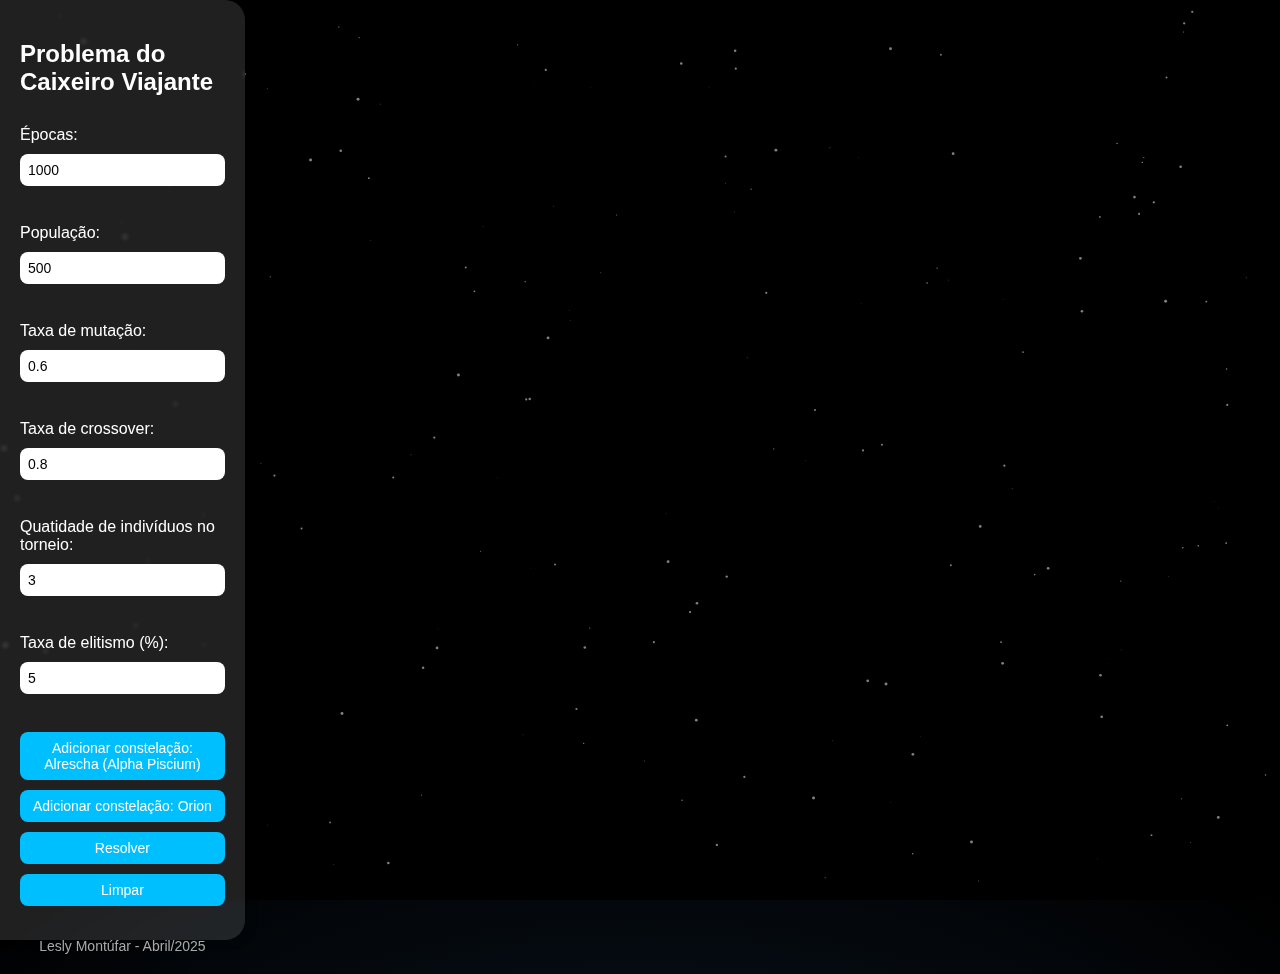
<file: index.html>
<!DOCTYPE html>
<html lang="pt-br">
<head>
    <meta charset="UTF-8">
    <title>Caixeiro Estrelado</title>
    <link rel="stylesheet" href="style.css">
</head>
<body>
    <canvas id="canvas"></canvas>

    <div id="sidebar">
        <form id="formulario">
            <h2>Problema do Caixeiro Viajante</h2>
            <label>Épocas:</label>
            <input type="number" name="epochs" value="1000"/><br>
            <label>População:</label>
            <input type="number" name="population" value="500"/><br>
            <label>Taxa de mutação:</label>
            <input type="number" name="pm" value="0.6"/><br>
            <label>Taxa de crossover:</label>
            <input type="number" name="pc" value="0.8"/><br>
            <label>Quatidade de indivíduos no torneio:</label>
            <input type="number" name="tournamentSize" value="3"/><br>
            <label>Taxa de elitismo (%):</label>
            <input type="number" name="pElitism" value="5"/><br>
            <button type="button" onclick="adicionarConstelacao(0)">Adicionar constelação: Alrescha (Alpha Piscium)</button>
            <button type="button" onclick="adicionarConstelacao(1)">Adicionar constelação: Orion </button>
            <button type="button" onclick="resolverConstelacao(this)">Resolver</button>
            <button type="button" onclick="location.reload()">Limpar</button>
        </form>
        <br>
        <p style="font-size: 14px; color: darkgray; text-align: center; width: 100%; padding-bottom: 20px;">Lesly Montúfar - Abril/2025</p>

    </div>

    <div id="barra-progresso"></div>

    <script src="ga_caixeiro_viajante.js"></script>
    <script src="canvasJS.js"></script>
    <script src="defines.js"></script>

</body>
</html>
</file>
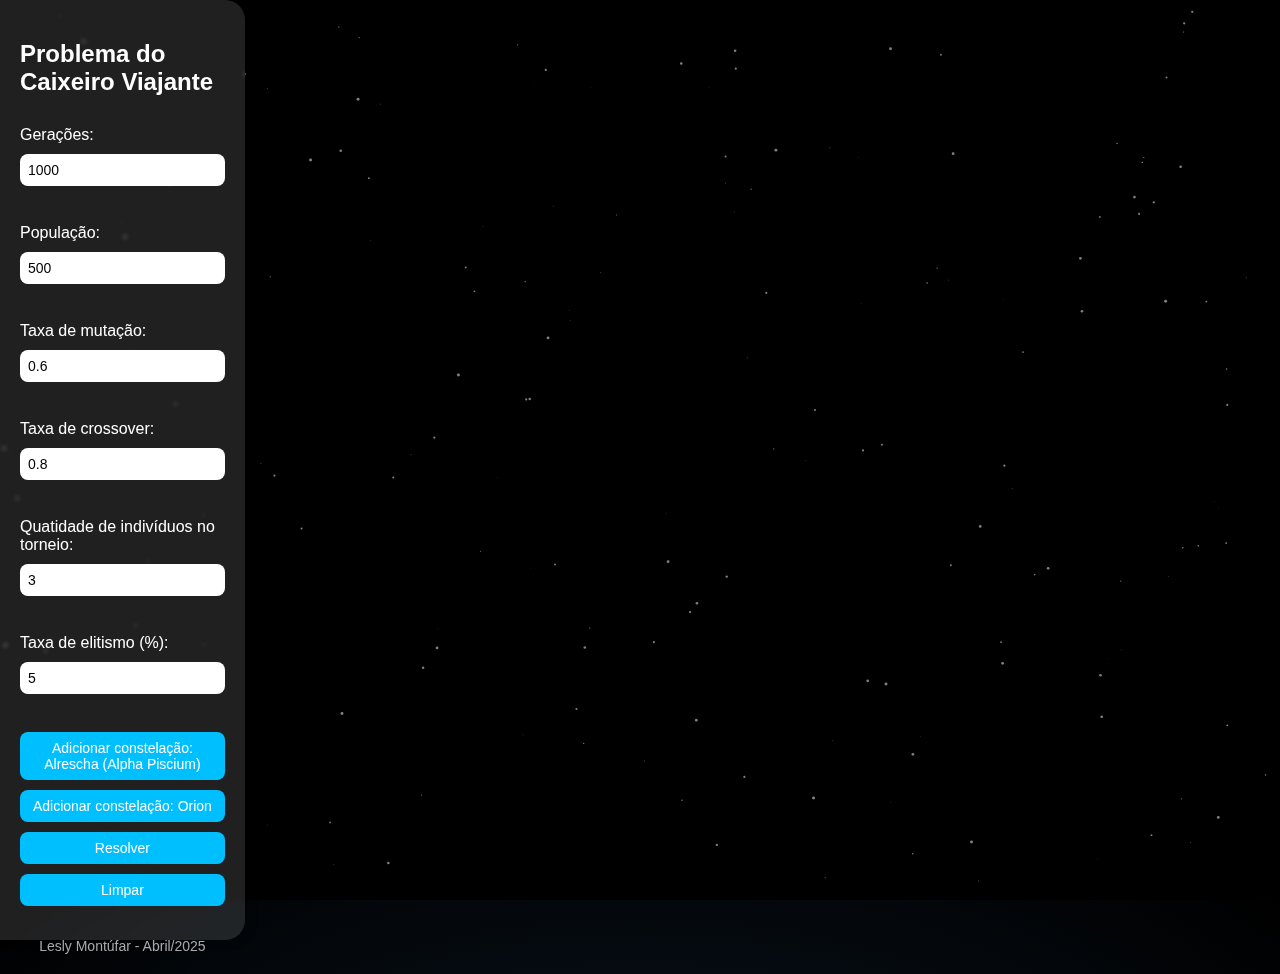
<file: caixeiro_viajante/index.html>
<!DOCTYPE html>
<html lang="pt-br">
<head>
    <meta charset="UTF-8">
    <title>Caixeiro Estrelado</title>
    <link rel="stylesheet" href="style.css">
</head>
<body>
    <canvas id="canvas"></canvas>

    <div id="sidebar">
        <form id="formulario">
            <h2>Problema do Caixeiro Viajante</h2>
            <label>Gerações:</label>
            <input type="number" name="epochs" value="1000"/><br>
            <label>População:</label>
            <input type="number" name="population" value="500"/><br>
            <label>Taxa de mutação:</label>
            <input type="number" name="pm" value="0.6"/><br>
            <label>Taxa de crossover:</label>
            <input type="number" name="pc" value="0.8"/><br>
            <label>Quatidade de indivíduos no torneio:</label>
            <input type="number" name="tournamentSize" value="3"/><br>
            <label>Taxa de elitismo (%):</label>
            <input type="number" name="pElitism" value="5"/><br>
            <button type="button" onclick="adicionarConstelacao(0)">Adicionar constelação: Alrescha (Alpha Piscium)</button>
            <button type="button" onclick="adicionarConstelacao(1)">Adicionar constelação: Orion </button>
            <button type="button" onclick="resolverConstelacao(this)">Resolver</button>
            <button type="button" onclick="location.reload()">Limpar</button>
        </form>
        <br>
        <p style="font-size: 14px; color: darkgray; text-align: center; width: 100%; padding-bottom: 20px;">Lesly Montúfar - Abril/2025</p>

    </div>

    <div id="barra-progresso"></div>

    <script src="ga_caixeiro_viajante.js"></script>
    <script src="canvasJS.js"></script>
    <script src="defines.js"></script>

</body>
</html>
</file>
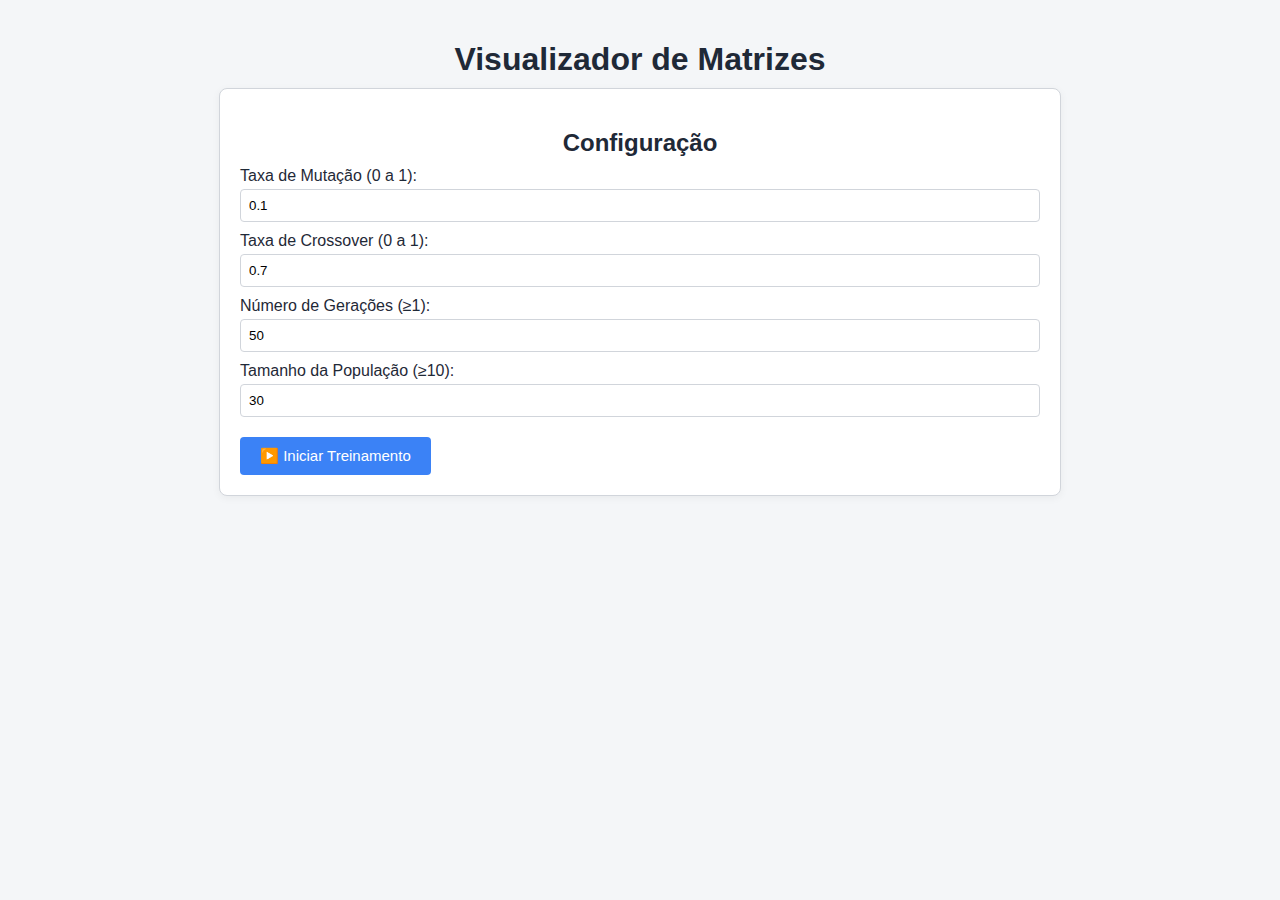
<file: costura/front/index.html>
<!DOCTYPE html>
<html lang="en">

<head>
	<meta charset="UTF-8">
	<title>Visualizador de Matrizes</title>
	<style>
		:root {
			--bg: #f4f6f8;
			--primary: #1f2937;
			--accent: #3b82f6;
			--border: #d1d5db;
			--card-bg: #ffffff;
		}

		body {
			margin: 0;
			padding: 20px;
			font-family: 'Segoe UI', sans-serif;
			background: var(--bg);
			color: var(--primary);
		}

		h1,
		h2,
		h3 {
			text-align: center;
			color: var(--primary);
			margin-bottom: 10px;
		}

		section {
			background: var(--card-bg);
			border: 1px solid var(--border);
			border-radius: 8px;
			padding: 20px;
			margin: 0 auto 20px;
			max-width: 800px;
			box-shadow: 0 2px 8px rgba(0, 0, 0, 0.05);
		}

		label {
			display: block;
			margin-top: 10px;
			font-weight: 500;
		}

		input[type="number"] {
			width: 100%;
			padding: 8px;
			margin-top: 4px;
			border: 1px solid var(--border);
			border-radius: 4px;
			box-sizing: border-box;
		}

		button {
			margin-top: 20px;
			background: var(--accent);
			color: white;
			border: none;
			padding: 10px 20px;
			border-radius: 4px;
			cursor: pointer;
			font-size: 15px;
		}

		button:hover {
			background: #2563eb;
		}

		.container {
			display: flex;
			gap: 20px;
			flex-wrap: wrap;
			justify-content: center;
			align-items: flex-start;
		}

		canvas {
			border: 1px solid var(--border);
			background: white;
			border-radius: 4px;
		}

		#params {
			background: #f9fafb;
			border: 1px solid var(--border);
			border-radius: 4px;
			padding: 10px;
			min-width: 200px;
			font-size: 14px;
		}

		.controls {
			text-align: center;
			margin-top: 20px;
		}

		.controls button {
			margin: 0 10px;
		}
	</style>
</head>

<body>

	<h1>Visualizador de Matrizes</h1>

	<section id="configSection">
		<h2>Configuração</h2>
		<label>Taxa de Mutação (0 a 1):</label>
		<input type="number" id="mutacao" step="0.01" min="0" max="1" value="0.1">
		<label>Taxa de Crossover (0 a 1):</label>
		<input type="number" id="crossover" step="0.01" min="0" max="1" value="0.7">
		<label>Número de Gerações (≥1):</label>
		<input type="number" id="geracoes" min="1" value="50">
		<label>Tamanho da População (≥10):</label>
		<input type="number" id="populacao" min="10" value="30">
		<button onclick="startTreinamento()">▶️ Iniciar Treinamento</button>
	</section>

	<section id="vizSection" style="display: none;">
		<div class="container">
			<canvas id="matrixCanvas"></canvas>
			<div id="params"></div>
		</div>

		<div class="controls">
			<button onclick="prevMatrix()">⬅️ Anterior</button>
			<button onclick="nextMatrix()">Próximo ➡️</button>
			<button onclick="novoTreinamento()">🔄 Novo Treinamento</button>
		</div>

		<h3>Geração x Fitness</h3>
		<canvas id="fitnessChartCanvas" width="700" height="250"></canvas>
	</section>

	<script>
		const canvas = document.getElementById('matrixCanvas');
		const ctx = canvas.getContext('2d');
		const paramDiv = document.getElementById('params');
		const chartCanvas = document.getElementById('fitnessChartCanvas');
		const chartCtx = chartCanvas.getContext('2d');

		const pixelSize = 1;
		let currentIndex = 0;
		let estados = [];

		function drawMatrix(state) {
			console.log(state);
			const matrix = state.matriz;
			const rows = matrix.length;
			const cols = matrix[0].length;
			canvas.width = cols * pixelSize;
			canvas.height = rows * pixelSize;

			ctx.clearRect(0, 0, canvas.width, canvas.height);
			for (let y = 0; y < rows; y++) {
				for (let x = 0; x < cols; x++) {
					ctx.fillStyle = matrix[y][x] ? '#000' : '#fff';
					ctx.fillRect(x * pixelSize, y * pixelSize, pixelSize, pixelSize);
				}
			}
			showParams(state);
		}

		function showParams(obj) {
			paramDiv.innerHTML = '';
			for (const key in obj) {
				if (key !== 'matriz') {
					paramDiv.innerHTML += `<strong>${key}</strong>: ${obj[key]}<br>`;
				}
			}
		}

		function prevMatrix() {
			if (currentIndex > 0) {
				currentIndex--;
				drawMatrix(estados[currentIndex]);
			}
		}

		function nextMatrix() {
			if (currentIndex < estados.length - 1) {
				currentIndex++;
				drawMatrix(estados[currentIndex]);
			}
		}

		function startTreinamento() {
			const params = {
				mutacao: parseFloat(document.getElementById('mutacao').value),
				crossover: parseFloat(document.getElementById('crossover').value),
				geracoes: parseInt(document.getElementById('geracoes').value),
				populacao: parseInt(document.getElementById('populacao').value)
			};
			estados = [];
			currentIndex = 0;
			document.getElementById('configSection').style.display = 'none';
			document.getElementById('vizSection').style.display = 'block';
			clearChart();
			geneticAlgorithm(params, updateState); // função externa
		}

		function novoTreinamento() {
			document.getElementById('configSection').style.display = 'block';
			document.getElementById('vizSection').style.display = 'none';
		}

		function updateState(obj) {
			console.log(obj);
			estados.push(obj);
			currentIndex = estados.length - 1;
			drawMatrix(obj);
			updateChart(obj.geracao, obj.fitnes);
		}

		let chartData = [];
		function updateChart(geracao, fitnes) {
			chartData.push({ x: geracao, y: fitnes });

			const maxX = Math.max(...chartData.map(p => p.x), 1);
			const maxY = Math.max(...chartData.map(p => p.y), 1);

			chartCtx.clearRect(0, 0, chartCanvas.width, chartCanvas.height);
			chartCtx.beginPath();
			chartData.forEach((p, i) => {
				const x = (p.x / maxX) * chartCanvas.width;
				const y = chartCanvas.height - (p.y / maxY) * chartCanvas.height;
				i === 0 ? chartCtx.moveTo(x, y) : chartCtx.lineTo(x, y);
			});
			chartCtx.strokeStyle = '#3b82f6';
			chartCtx.lineWidth = 2;
			chartCtx.stroke();
		}

		function clearChart() {
			chartData = [];
			chartCtx.clearRect(0, 0, chartCanvas.width, chartCanvas.height);
		}
	</script>

	<script src="websocket.js"></script>
</body>

</html>
</file>
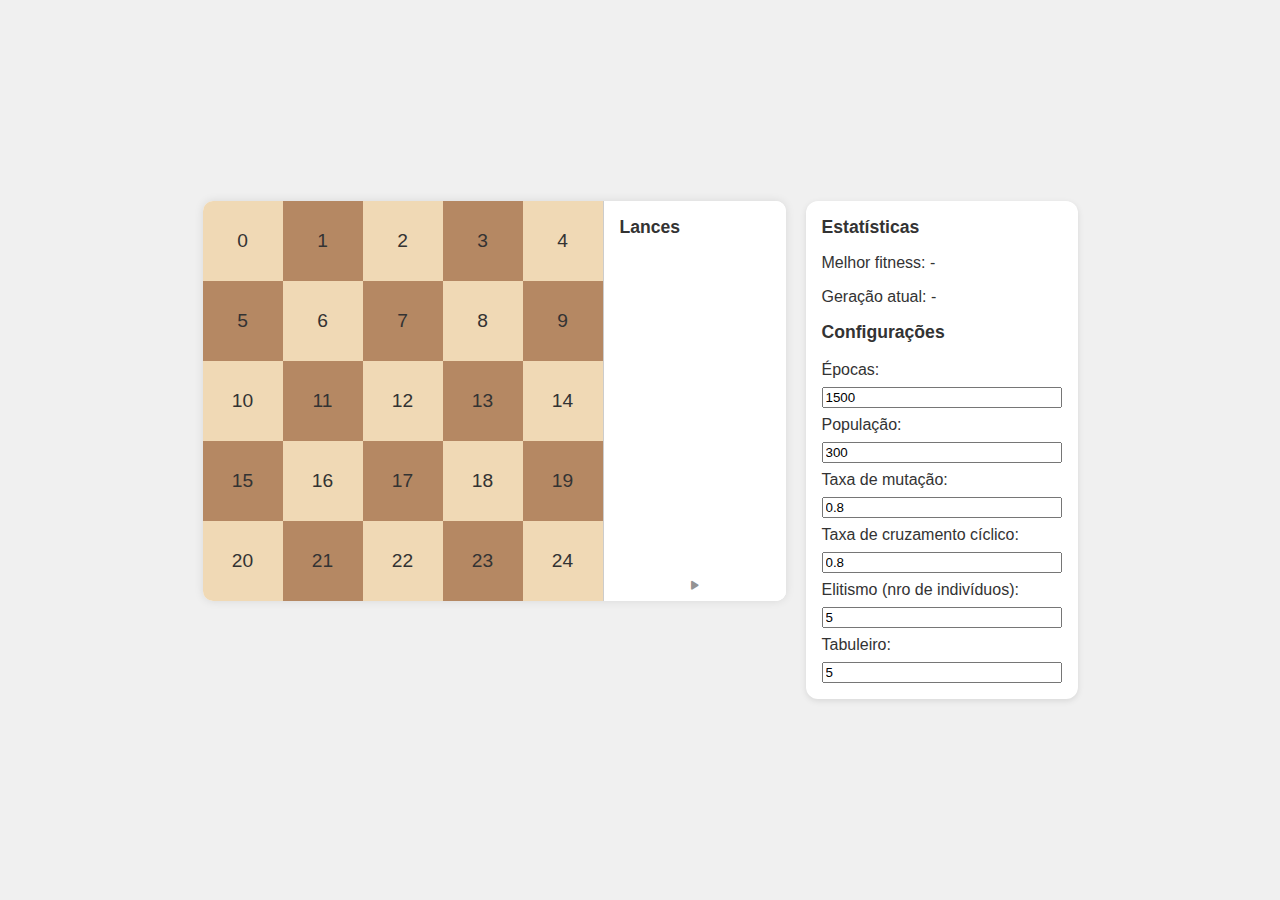
<file: passeio_do_cavalo/front/index.html>
<!DOCTYPE html>
<html lang="pt-BR">

<head>
    <meta charset="UTF-8" />
    <meta name="viewport" content="width=device-width, initial-scale=1.0" />
    <title>Passeio do Cavalo</title>
    <link rel="stylesheet" href="style.css" />
    <link href="https://cdnjs.cloudflare.com/ajax/libs/font-awesome/6.0.0-beta3/css/all.min.css" rel="stylesheet">
</head>

<body>
    <div id="barra-progresso"></div>
    <div class="main-container">
        <div class="container">
            <div class="board" id="board"></div>
            <div class="moves-panel">
                <h2>Lances</h2>
                <ol id="moves-list"></ol>

                <div class="controls">
                    <button id="playPauseBtn" onclick="toggleAnimation()" disabled>
                        <i class="fas fa-play"></i> <!-- ícone de play -->
                    </button>
                </div>
            </div>
        </div>

        <!-- Novo Painel de Estatísticas/Configurações -->
        <div class="stats-panel">
            <h2>Estatísticas</h2>
            <div id="stats">
                <p>Melhor fitness: <span id="best-fitness">-</span></p>
                <p>Geração atual: <span id="current-gen">-</span></p>
            </div>

            <h3>Configurações</h3>
            <form id="gen-form">
                <label for="epochsID">Épocas:</label>
                <input type="number" id="epochsID" name="epochs" min="1" value="1500" />
                <label for="populationID">População:</label>
                <input type="number" id="populationID" name="population" min="1" value="300" />
                <label for="pmID">Taxa de mutação:</label>
                <input type="number" id="pmID" name="pm" max="1" value="0.8" />
                <label for="pcID">Taxa de cruzamento cíclico:</label>
                <input type="number" id="pcID" name="pc" max="1" value="0.8" />
                <label for="pElitismID">Elitismo (nro de indivíduos):</label>
                <input type="number" id="pElitismID" name="pElitism" max="1" value="5" />
                <label for="tabuleiro">Tabuleiro:</label>
                <input type="number" id="tabuleiro" name="tabuleiro" min="5" max="12" placeholder="5x5 a 12x12"
                    value="5" />
            </form>
        </div>
    </div>


    <script src="websocket.js"></script>
    <script src="script.js"></script>
    <!-- <script src="passeiodocavalo.js"></script> -->

</body>

</html>
</file>
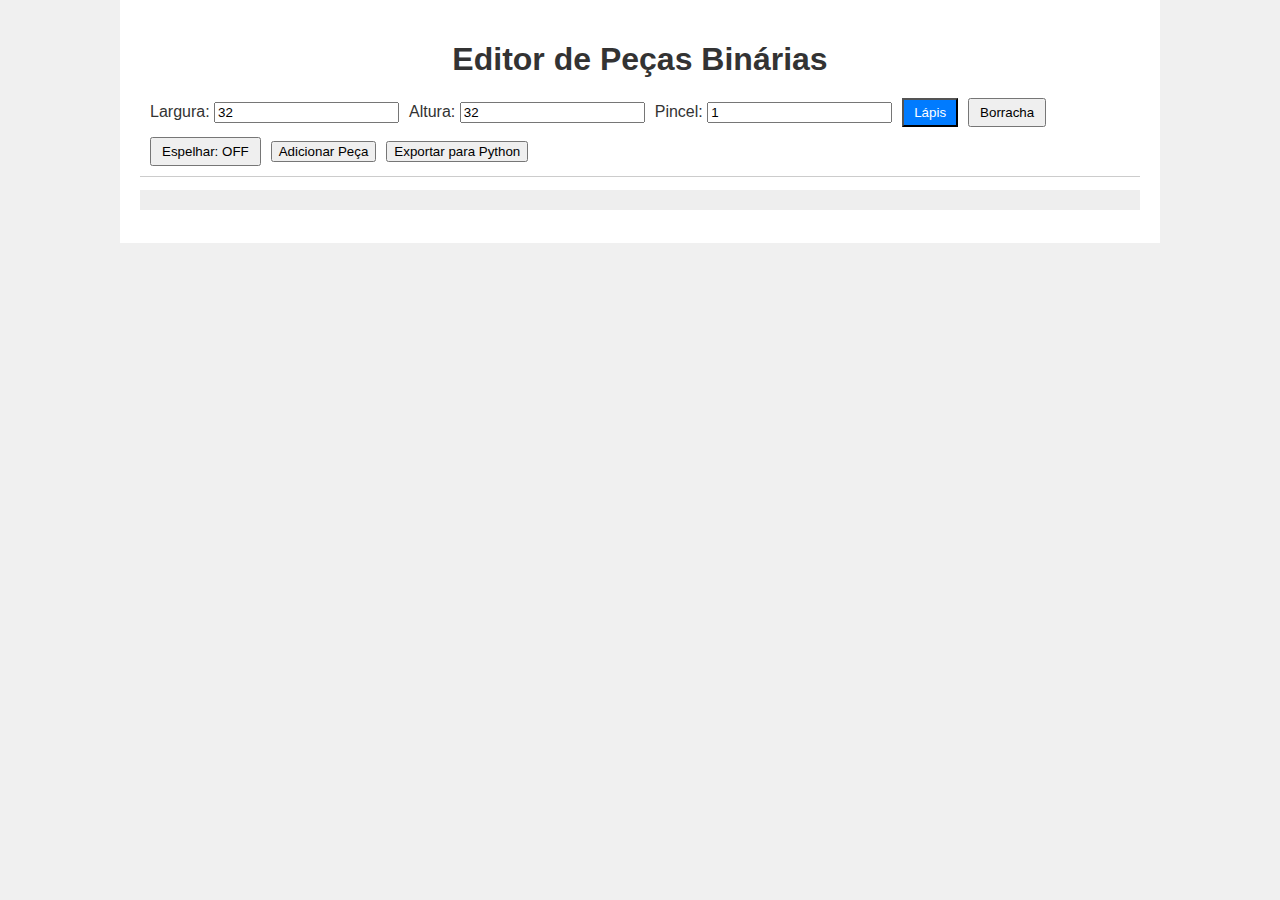
<file: costura/front/drawpeca.html>
<!DOCTYPE html>
<html lang="pt-BR">

<head>
	<meta charset="UTF-8">
	<title>Editor de Peças Binárias</title>
	<style>
		body {
			margin: 0;
			font-family: Arial, sans-serif;
			background: #f0f0f0;
			color: #333;
		}

		.container {
			max-width: 1000px;
			margin: 0 auto;
			padding: 20px;
			background: #fff;
		}

		h1 {
			text-align: center;
			margin-bottom: 10px;
		}

		.controls {
			display: flex;
			flex-wrap: wrap;
			gap: 10px;
			align-items: center;
			position: sticky;
			top: 0;
			background: #fff;
			z-index: 100;
			padding: 10px;
			border-bottom: 1px solid #ccc;
		}

		.piece-controls {
			display: flex;
			flex-wrap: wrap;
			gap: 10px;
			align-items: center;
			margin-bottom: 10px;
		}

		canvas {
			border: 1px solid #000;
			image-rendering: pixelated;
			cursor: crosshair;
			margin-bottom: 10px;
		}

		.tool-btn {
			padding: 5px 10px;
			cursor: pointer;
		}

		.tool-btn.active {
			background: #007BFF;
			color: white;
		}

		.piece {
			border: 1px solid #ccc;
			padding: 10px;
			margin-bottom: 20px;
			border-radius: 6px;
			background: #fafafa;
		}

		pre {
			background: #eee;
			padding: 10px;
			overflow: auto;
			max-height: 300px;
		}
	</style>
</head>

<body>
	<div class="container">
		<h1>Editor de Peças Binárias</h1>

		<div class="controls">
			<label>Largura: <input type="number" id="inputWidth" value="32" min="1"></label>
			<label>Altura: <input type="number" id="inputHeight" value="32" min="1"></label>
			<label>Pincel: <input type="number" id="brushSize" value="1" min="1"></label>
			<button id="brushBtn" class="tool-btn active">Lápis</button>
			<button id="eraserBtn" class="tool-btn">Borracha</button>
			<button id="mirrorBtn" class="tool-btn">Espelhar: OFF</button>
			<button id="addPieceBtn">Adicionar Peça</button>
			<button id="exportBtn">Exportar para Python</button>
		</div>

		<div id="piecesContainer"></div>
		<pre id="output"></pre>
	</div>

	<script>
		const brushBtn = document.getElementById("brushBtn");
		const eraserBtn = document.getElementById("eraserBtn");
		const mirrorBtn = document.getElementById("mirrorBtn");
		const brushSizeInput = document.getElementById("brushSize");
		const inputWidth = document.getElementById("inputWidth");
		const inputHeight = document.getElementById("inputHeight");
		const piecesContainer = document.getElementById("piecesContainer");
		const exportBtn = document.getElementById("exportBtn");
		const output = document.getElementById("output");
		const addPieceBtn = document.getElementById("addPieceBtn");

		let currentTool = "brush";
		let mirror = false;

		brushBtn.onclick = () => {
			currentTool = "brush";
			brushBtn.classList.add("active");
			eraserBtn.classList.remove("active");
		};

		eraserBtn.onclick = () => {
			currentTool = "eraser";
			eraserBtn.classList.add("active");
			brushBtn.classList.remove("active");
		};

		mirrorBtn.onclick = () => {
			mirror = !mirror;
			mirrorBtn.textContent = mirror ? "Espelhar: ON" : "Espelhar: OFF";
		};

		const pieces = [];

		addPieceBtn.onclick = () => {
			const last = pieces.at(-1);

			const w = parseInt(inputWidth.value);
			const h = parseInt(inputHeight.value);

			let copyMatrix = false;
			let matrix = Array.from({ length: h }, () => Array(w).fill(0));

			if (last) {
				const lastW = last.data.width;
				const lastH = last.data.height;

				if (w === lastW && h === lastH) {
					copyMatrix = true;
					matrix = last.data.matrix.map(row => [...row]);
				}
			}

			const piece = {
				name: last ? last.dom.querySelector(".nameInput").value : "",
				angle: last ? parseInt(last.dom.querySelector(".angleInput").value) : 0,
				direction: last ? last.dom.querySelector(".directionInput").checked : false,
				width: w,
				height: h,
				matrix
			};

			const pieceDiv = document.createElement("div");
			pieceDiv.className = "piece";

			pieceDiv.innerHTML = `
		<div class="piece-controls">
			<label>Nome: <input type="text" class="nameInput" value="${piece.name}"></label>
			<label>Ângulo: <input type="number" class="angleInput" value="${piece.angle}"></label>
			<label>Direção: <input type="checkbox" class="directionInput" ${piece.direction ? "checked" : ""}></label>
		</div>
		<canvas width="${w * 15}" height="${h * 15}"></canvas>
	`;

			const canvas = pieceDiv.querySelector("canvas");
			const ctx = canvas.getContext("2d");

			piecesContainer.appendChild(pieceDiv);
			pieces.push({ dom: pieceDiv, data: piece, ctx, canvas });

			draw(piece, ctx);

			let drawing = false;

			canvas.addEventListener("mousedown", (e) => {
				drawing = true;
				handleDraw(e);
			});
			canvas.addEventListener("mouseup", () => drawing = false);
			canvas.addEventListener("mouseleave", () => drawing = false);
			canvas.addEventListener("mousemove", (e) => {
				if (drawing) handleDraw(e);
			});

			function handleDraw(e) {
				const rect = canvas.getBoundingClientRect();
				const x = Math.floor((e.clientX - rect.left) / 15);
				const y = Math.floor((e.clientY - rect.top) / 15);
				const value = currentTool === "brush" ? 1 : 0;
				const size = Math.floor(parseInt(brushSizeInput.value) / 2);

				for (let dy = -size; dy <= size; dy++) {
					for (let dx = -size; dx <= size; dx++) {
						let px = x + dx;
						let py = y + dy;

						if (px >= 0 && px < piece.width && py >= 0 && py < piece.height) {
							piece.matrix[py][px] = value;

							if (mirror) {
								let mirrorX = piece.width - 1 - px;
								if (mirrorX >= 0 && mirrorX < piece.width) {
									piece.matrix[py][mirrorX] = value;
								}
							}
						}
					}
				}
				draw(piece, ctx);
			}
		};

		function draw(piece, ctx) {
			for (let y = 0; y < piece.height; y++) {
				for (let x = 0; x < piece.width; x++) {
					ctx.fillStyle = piece.matrix[y][x] ? "#000" : "#fff";
					ctx.fillRect(x * 15, y * 15, 15, 15);
					ctx.strokeStyle = "#ccc";
					ctx.strokeRect(x * 15, y * 15, 15, 15);
				}
			}
		}

		exportBtn.onclick = () => {
			let code = "import numpy as np\n\npecas = []\n\n";
			for (const p of pieces) {
				const name = p.dom.querySelector(".nameInput").value || "sem_nome";
				const angle = parseInt(p.dom.querySelector(".angleInput").value);
				const direction = p.dom.querySelector(".directionInput").checked;
				const matrix = p.data.matrix.map(row => "[" + row.join(", ") + "]").join(",\n\t\t");

				code += `pecas.append({'name': '${name}',\n`;
				code += `\t'angle': ${angle},\n`;
				code += `\t'direction': ${direction},\n`;
				code += `\t'matrix': np.array([\n\t\t${matrix}\n\t])\n})\n\n`;
			}
			output.textContent = code;
		};
	</script>
</body>

</html>
</file>
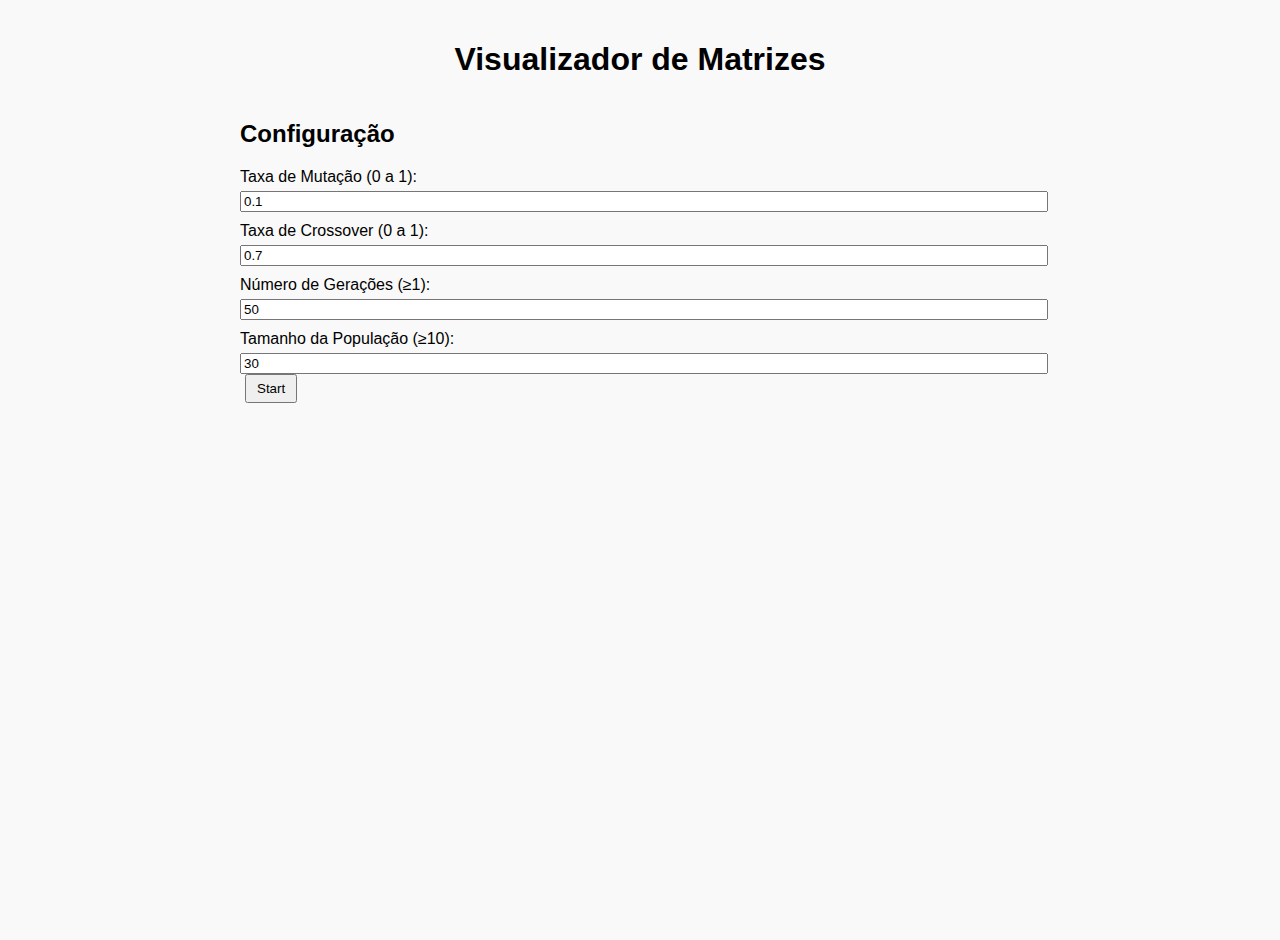
<file: costura/front/drawtecido.html>
<!DOCTYPE html>
<html lang="en">
<head>
	<meta charset="UTF-8">
	<title>Visualizador de Matrizes</title>
	<style>
		body {
			display: flex;
			flex-direction: column;
			align-items: center;
			background: #f9f9f9;
			font-family: sans-serif;
			height: 100vh;
			margin: 0;
			padding: 20px;
		}
		section {
			margin-bottom: 20px;
			width: 100%;
			max-width: 800px;
		}
		.container {
			display: flex;
			gap: 30px;
			align-items: flex-start;
		}
		canvas {
			border: 1px solid #ccc;
		}
		.controls {
			margin-top: 10px;
		}
		button {
			margin: 0 5px;
			padding: 5px 10px;
		}
		#params {
			min-width: 200px;
			background: #fff;
			border: 1px solid #ccc;
			padding: 10px;
			font-size: 14px;
		}
		label {
			display: block;
			margin: 10px 0 5px;
		}
		input[type="number"] {
			width: 100%;
		}
	</style>
</head>
<body>

	<h1>Visualizador de Matrizes</h1>

	<!-- Seção de configuração -->
	<section id="configSection">
		<h2>Configuração</h2>
		<label>Taxa de Mutação (0 a 1):</label>
		<input type="number" id="mutacao" step="0.01" min="0" max="1" value="0.1">
		<label>Taxa de Crossover (0 a 1):</label>
		<input type="number" id="crossover" step="0.01" min="0" max="1" value="0.7">
		<label>Número de Gerações (≥1):</label>
		<input type="number" id="geracoes" min="1" value="50">
		<label>Tamanho da População (≥10):</label>
		<input type="number" id="populacao" min="10" value="30">
		<button onclick="startTreinamento()">Start</button>
	</section>

	<!-- Seção de visualização -->
	<section id="vizSection" style="display: none;">
		<div class="container">
			<canvas id="matrixCanvas"></canvas>
			<div id="params"></div>
		</div>

		<div class="controls">
			<button onclick="prevMatrix()">⬅️ Anterior</button>
			<button onclick="nextMatrix()">Próximo ➡️</button>
			<button onclick="novoTreinamento()">Novo Treinamento</button>
		</div>

		<h3>Gráfico Geração x Fitness</h3>
		<canvas id="fitnessChartCanvas" width="600" height="200"></canvas>
	</section>

	<script>
		const canvas = document.getElementById('matrixCanvas');
		const ctx = canvas.getContext('2d');
		const paramDiv = document.getElementById('params');
		const chartCanvas = document.getElementById('fitnessChartCanvas');
		const chartCtx = chartCanvas.getContext('2d');

		const pixelSize = 20;
		let currentIndex = 0;
		let estados = [];

		function drawMatrix(state) {
			const matrix = state.matriz;
			const rows = matrix.length;
			const cols = matrix[0].length;
			canvas.width = cols * pixelSize;
			canvas.height = rows * pixelSize;

			ctx.clearRect(0, 0, canvas.width, canvas.height);

			for (let y = 0; y < rows; y++) {
				for (let x = 0; x < cols; x++) {
					ctx.fillStyle = matrix[y][x] ? 'black' : 'white';
					ctx.fillRect(x * pixelSize, y * pixelSize, pixelSize, pixelSize);
				}
			}
			showParams(state);
		}

		function showParams(obj) {
			paramDiv.innerHTML = '';
			for (const key in obj) {
				if (key !== 'matriz') {
					paramDiv.innerHTML += `<strong>${key}</strong>: ${obj[key]}<br>`;
				}
			}
		}

		function prevMatrix() {
			if (currentIndex > 0) {
				currentIndex--;
				drawMatrix(estados[currentIndex]);
			}
		}

		function nextMatrix() {
			if (currentIndex < estados.length - 1) {
				currentIndex++;
				drawMatrix(estados[currentIndex]);
			}
		}

		function startTreinamento() {
			const params = {
				mutacao: parseFloat(document.getElementById('mutacao').value),
				crossover: parseFloat(document.getElementById('crossover').value),
				geracoes: parseInt(document.getElementById('geracoes').value),
				populacao: parseInt(document.getElementById('populacao').value)
			};
			estados = [];
			currentIndex = 0;
			document.getElementById('configSection').style.display = 'none';
			document.getElementById('vizSection').style.display = 'block';
			clearChart();

			geneticAlgorithm(params, updateState); // função externa
		}

		function novoTreinamento() {
			document.getElementById('configSection').style.display = 'block';
			document.getElementById('vizSection').style.display = 'none';
		}

		function updateState(obj) {
			estados.push(obj);
			currentIndex = estados.length - 1;
			drawMatrix(obj);
			updateChart(obj.geracao, obj.fitnes);
		}

		// Gráfico simples no canvas
		let chartData = [];
		function updateChart(geracao, fitnes) {
			chartData.push({ x: geracao, y: fitnes });
			chartCtx.clearRect(0, 0, chartCanvas.width, chartCanvas.height);
			chartCtx.beginPath();
			for (let i = 0; i < chartData.length; i++) {
				const x = (chartData[i].x / Math.max(...chartData.map(p => p.x))) * chartCanvas.width;
				const y = chartCanvas.height - (chartData[i].y / Math.max(...chartData.map(p => p.y))) * chartCanvas.height;
				if (i === 0) chartCtx.moveTo(x, y);
				else chartCtx.lineTo(x, y);
			}
			chartCtx.strokeStyle = 'blue';
			chartCtx.stroke();
		}

		function clearChart() {
			chartData = [];
			chartCtx.clearRect(0, 0, chartCanvas.width, chartCanvas.height);
		}
	</script>

	<script src="websocket.js"></script>
</body>
</html>
</file>
<file: style.css>
body {
  margin: 0;
  overflow: hidden;
  background: radial-gradient(ellipse at center, #0d1b2a 0%, #000000 100%);
  font-family: Arial, sans-serif;
}

#canvas {
  display: block;
}

.label {
  position: absolute;
  color: #fff;
  font-size: 14px;
  transform: translate(-50%, -50%);
  pointer-events: none;
}

/* div */

#sidebar {
    position: absolute;
    top: 0;
    left: 0;
    height: 100vh;
    width: 16vw; /* 1/6 da largura da tela */
    background-color: rgba(255, 255, 255, 0.127); /* transparente */
    backdrop-filter: blur(2px);
    border-top-right-radius: 20px;
    border-bottom-right-radius: 20px;
    padding: 20px;
    box-shadow: 2px 0 10px rgba(0, 0, 0, 0.5);
    color: #fff;
}

#formulario {
    display: flex;
    flex-direction: column;
    gap: 10px;
}

#formulario input, #formulario button {
    padding: 8px;
    border-radius: 8px;
    border: none;
    font-size: 14px;
}

#formulario button {
    background-color: #00bfff;
    color: white;
    cursor: pointer;
}
#formulario button:disabled{
  background-color: #96999a;
  cursor: not-allowed;
  pointer-events: none;
}

#formulario button:hover {
    background-color: #0099cc;
}


/* barra de progresso */

#barra-progresso {
  position: absolute;
  top: 0;
  /* left: 16vw; ajuste conforme a largura da sua sidebar */
  height: 4px;
  background-color: orange;
  width: 0%;
  transition: width 0.2s ease;
  z-index: 1000;
}
</file>
<file: caixeiro_viajante/style.css>
body {
  margin: 0;
  overflow: hidden;
  background: radial-gradient(ellipse at center, #0d1b2a 0%, #000000 100%);
  font-family: Arial, sans-serif;
}

#canvas {
  display: block;
}

.label {
  position: absolute;
  color: #fff;
  font-size: 14px;
  transform: translate(-50%, -50%);
  pointer-events: none;
}

/* div */

#sidebar {
    position: absolute;
    top: 0;
    left: 0;
    height: 100vh;
    width: 16vw; /* 1/6 da largura da tela */
    background-color: rgba(255, 255, 255, 0.127); /* transparente */
    backdrop-filter: blur(2px);
    border-top-right-radius: 20px;
    border-bottom-right-radius: 20px;
    padding: 20px;
    box-shadow: 2px 0 10px rgba(0, 0, 0, 0.5);
    color: #fff;
}

#formulario {
    display: flex;
    flex-direction: column;
    gap: 10px;
}

#formulario input, #formulario button {
    padding: 8px;
    border-radius: 8px;
    border: none;
    font-size: 14px;
}

#formulario button {
    background-color: #00bfff;
    color: white;
    cursor: pointer;
}
#formulario button:disabled{
  background-color: #96999a;
  cursor: not-allowed;
  pointer-events: none;
}

#formulario button:hover {
    background-color: #0099cc;
}


/* barra de progresso */

#barra-progresso {
  position: absolute;
  top: 0;
  /* left: 16vw; ajuste conforme a largura da sua sidebar */
  height: 4px;
  background-color: orange;
  width: 0%;
  transition: width 0.2s ease;
  z-index: 1000;
}
</file>
<file: passeio_do_cavalo/front/style.css>
:root {
  --light-square: #f0d9b5;
  --dark-square: #b58863;
  --highlight: #f6f669;
  --background: #f0f0f0;
  --panel-background: #ffffff;
  --text-color: #333;
  --min-cell-size: 80px;
  --lado: 5;
}

body {
  margin: 0;
  font-family: "Segoe UI", sans-serif;
  background-color: var(--background);
  color: var(--text-color);
  display: flex;
  justify-content: center;
  align-items: center;
  height: 100vh;
  overflow: hidden;
  /* impede o body de crescer além da tela */
}

.container {
  display: flex;
  height: min(90vmin, calc(var(--min-cell-size) * var(--lado)));
  /* limite de altura */
  background-color: var(--panel-background);
  border-radius: 10px;
  box-shadow: 0 0 10px rgba(0, 0, 0, 0.1);
  overflow: hidden;
}

.board {
  display: grid;
  grid-template-columns: repeat(var(--lado), 1fr);
  /* width: min(90vmin, calc(var(--min-cell-size) * var(--lado))); */
  aspect-ratio: 1 / 1;
  cursor: pointer;
  overflow: visible;
}

.cell {
  display: flex;
  justify-content: center;
  align-items: center;
  font-size: 1.2rem;
}

.cell.light {
  background-color: var(--light-square);
}

.cell.dark {
  background-color: var(--dark-square);
}

.moves-panel {
  position: relative;
  width: 150px;
  padding: 1rem;
  background-color: var(--panel-background);
  border-left: 1px solid #ccc;
  /* overflow-y: auto; */
  height: initial;
  /* força a altura a obedecer o container pai */
  /* scroll-behavior: smooth; */
}

.controls {
  position: absolute;
  text-align: center;
  bottom: 0;
  /* padding-bottom: 38px; */
  padding-bottom: 5px;
  left: 0;
  width: 100%;
  background-color: white;
}

.moves-panel h2 {
  margin-top: 0;
  font-size: 1.1rem;
}


#moves-list {
  padding-left: 1.2rem;
  max-height: calc(100% - 5%); /* altura disponível dentro da moves-panel */
  overflow-y: auto;
  scroll-behavior: smooth;
}

#moves-list li {
  margin-bottom: 0.5rem;
  margin-left: 1rem;
}

.cell img {
  max-width: 90%;
  max-height: 90%;
  pointer-events: none;
}

.knight {
  background-image: url('bN.svg');
  background-size: contain;
  background-repeat: no-repeat;
  background-position: center;
}

.cell.visited {
  background-color: #b4f0a7 !important;
  /* verde pastel */
  transition: background-color 0.3s ease;
}

.cell.bad-visit {
  background-color: #f0a7a7 !important;
  /* verde pastel */
  transition: background-color 0.3s ease;
}

.cell.just-checking {
  background-color: #a7c1f0 !important;
  /* verde pastel */
  transition: background-color 0.3s ease;
}



button {
  /* position: relative; */
  /* Distância do botão para os lances */
  padding: 5px 10px;
  background-color: transparent;
  border: none;
  /* Uma borda discreta */
  border-radius: 5px;
  cursor: pointer;
  font-size: 10px;
  color: rgb(77, 77, 77);
}

button i {
  transition: transform 0.2s;
  /* Suaviza a transição do ícone */
}

button:hover i {
  transform: scale(1.2);
  /* Aumenta o ícone quando o usuário passar o mouse */
}



#barra-progresso {
  position: absolute;
  top: 0;
  height: 4px;
  background-color: rgb(0, 255, 140);
  width: 0%;
  transition: width 0.2s ease;
  z-index: 1000;
}

button:disabled {
  opacity: 0.6;
  cursor: not-allowed;
}

button:disabled:hover {
  background-color: initial;
  /* Remove o efeito hover */
}

.main-container {
  display: flex;
  flex-direction: row;
  justify-content: center;
  align-items: flex-start;
  gap: 20px;
  margin: 2rem auto;
  max-width: 95vw;
}

.stats-panel {
  background: #fff;
  padding: 1rem;
  border-radius: 12px;
  box-shadow: 0 2px 6px rgba(0, 0, 0, 0.1);
  height: cal(var(--lado)*var(--min-cell-size)) ;
  overflow-y: auto;
  width: 240px;
  height: inherit;
}

.stats-panel h2,
.stats-panel h3 {
  margin-top: 0;
  font-size: 1.1rem;
}

.stats-panel form {
  display: flex;
  flex-direction: column;
  gap: 0.5rem;
}
</file>
